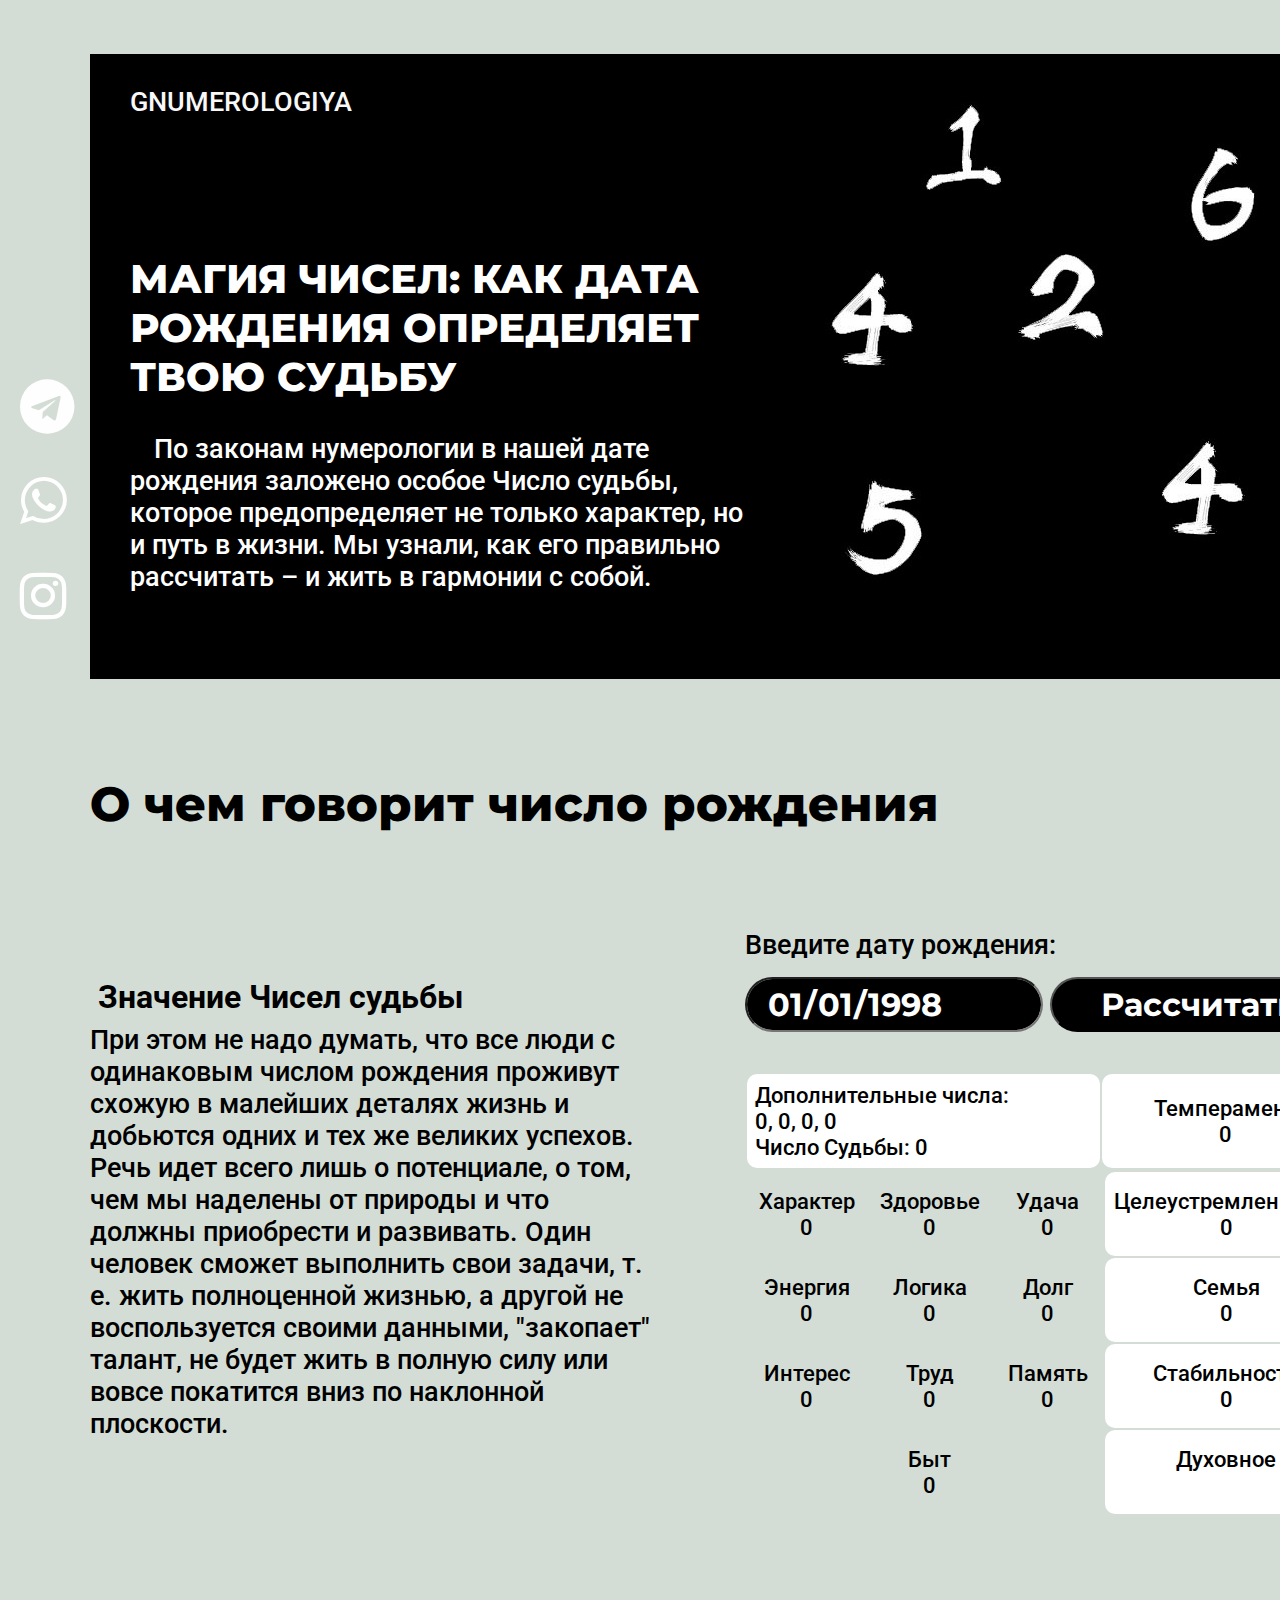
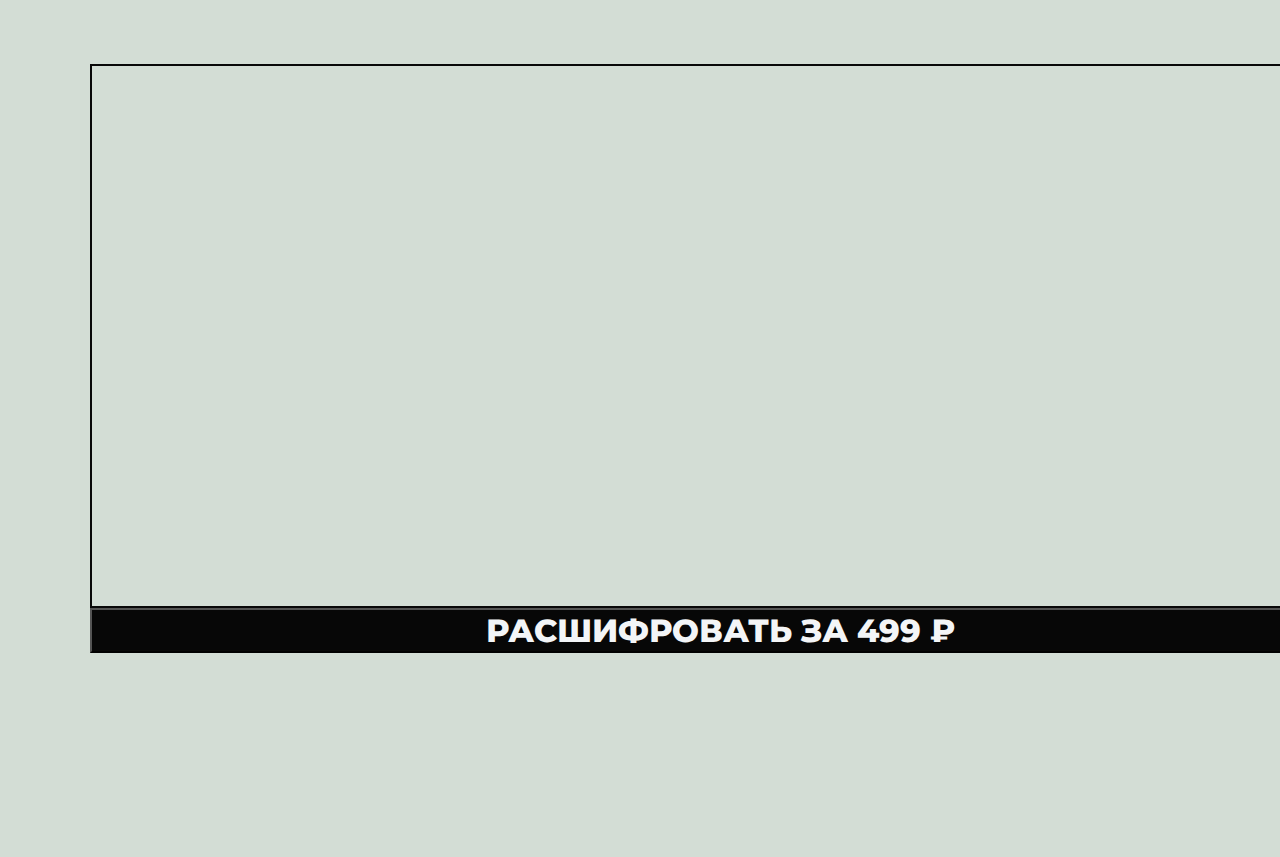
<file: client/index.html>
<!DOCTYPE html>
<html long="en">

<head>
    <meta charset="UTF-8">
    <Link href="https://fonts.googleapis.com/css?family=Montserrat:200,300,300i,400,700,800&display=swap"
        rel="stylesheet">
    <link href="https://fonts.googleapis.com/css2?family=Roboto:wght@400;500;600;700&display=swap" rel="stylesheet">
   
    <link rel="stylesheet" href="https://cdnjs.cloudflare.com/ajax/libs/font-awesome/4.7.0/css/font-awesome.min.css">
    <link rel="stylesheet" href="css/style.css">
    <link rel="stylesheet" href="css/media.css">
   
    <meta name="viewport" content="width=device-width">
    <script src="js/anime.min.js"></script>
    <title>GNUMEROLOGIYA</title>
</head>

<body>

    <section class="contacts">
        <div class="contacts__info">
           <div> <a href="https://t.me/+79955517643"><i class="fa fa-telegram" ></i></a></div>
           <div><a href="https://api.whatsapp.com/send?phone=79955517643&text=%D0%94%D0%BE%D0%B1%D1%80%D1%8B%D0%B9%20%D0%B4%D0%B5%D0%BD%D1%8C%2C%20%D1%8F%20%D0%BF%D0%BE%20%D0%BF%D0%BE%D0%B2%D0%BE%D0%B4%D1%83..."><i class="fa fa-whatsapp" aria-hidden="true"></i></a></div>
           <div> <a href="https://www.instagram.com/djirgala_numerolog_tarolog"><i class="fa fa-instagram" aria-hidden="true"></i></a></div>
        </div>
    </section>




    <div class="container">
        <div class="header">
            <div class="header__intro">
                <div class="header__logo">
                    GNUMEROLOGIYA

                </div>
                <div class="header__text">
                    <div class="header__title">МАГИЯ ЧИСЕЛ: КАК ДАТА РОЖДЕНИЯ ОПРЕДЕЛЯЕТ ТВОЮ СУДЬБУ</div>
                    <div class="header__content"> По законам нумерологии в нашей дате рождения заложено особое Число
                        судьбы, которое предопределяет не только характер, но и путь в жизни. Мы узнали, как его
                        правильно рассчитать – и жить в гармонии с собой. </div>
                </div>
            </div>
            <div class="header__img">
                <img class="img" src="image/fon.jpg" alt="">
            </div>
        </div>
    </div>
    <div class="container">
        <h1 class="title">О чем говорит число рождения</h1>
        <div class="intro">

            <div class="intro__text">
                <h3>Значение Чисел судьбы</h3>
                При этом не надо думать, что все люди с одинаковым числом рождения проживут схожую в малейших деталях
                жизнь и добьются одних и тех же великих успехов. Речь идет всего лишь о потенциале, о том, чем мы
                наделены от природы и что должны приобрести и развивать. Один человек сможет выполнить свои задачи,
                т. е. жить полноценной жизнью, а другой не воспользуется своими данными, "закопает" талант, не будет
                жить в полную силу или вовсе покатится вниз по наклонной плоскости.
            </div>
            <div class="intro__form">
                <form action="#" mathod="#" name="search">
                    <div class="intro_form-start">Введите дату рождения:</div>
                    <input type="date" class="intro_form-input" name="key" value="1998-01-01" min="1900-01-01" max="2099-12-31">
                    <input class="intro_form-button" type="button" name="send" value="Рассчитать" />

                </form>
                <div class="intro__num" id="anime-demo">
                    <table  class="intro__tt">
                        <tr class="intro__num-title">   
                            <td class="intro__num-additional">Дополнительные числа: <br><span class="dop1">0</span>, <span class="dop2">0</span>, <span class="dop3">0</span>, <span class="dop4">0</span><br>
                                Число Судьбы: <span class="fate">0</span> </td>                             
                           <td class="intro__num-temperament">Темперамент<br><span class="temperament">0</span>
                            </td>
                        </tr>
                    </table>

                    <table class="intro__num-table">

                        <tr>
                            <td>
                                Характер<br><span class="character">0</span>
                            </td>
                            <td>
                                Здоровье<br><span class="health">0</span>
                            </td>
                            <td>
                                Удача<br><span class="luck">0</span>
                            </td>
                            <td class="intro__table-color">
                                Целеустремленность<br><span class="purposefulness">0</span>
                            </td>
                        </tr>
                        <tr>
                            <td>
                                Энергия<br><span class="energy">0</span>
                            </td>
                            <td>
                                Логика<br><span class="logics">0</span>
                            </td>
                            <td>
                                Долг<br><span class="duty">0</span>
                            </td>
                            <td class="intro__table-color">
                                Семья<br><span class="family">0</span>
                            </td>
                        </tr>
                        <tr>
                            <td>
                                Интерес<br><span class="interest">0</span>
                            </td>
                            <td>
                                Труд<br><span class="work">0</span>
                            </td>
                            <td>
                                Память<br><span class="memory">0</span>
                            </td>
                            <td class="intro__table-color">
                                Стабильность<br><span class="stability">0</span>
                            </td>
                       </tr>
                        <tr>

                            <td>
                                <br><span></span>
                            </td>
                            <td>
                                Быт<br><span class="life">0</span>
                            </td>
                            <td>
                                <br><span ></span>
                            </td>
                            <td class="intro__table-color">
                                Духовное<br><span class="spiritual" ></span><br>
                            </td>
                        </tr>
                    </table>
                </div>
            </div>

        </div>
    </div>

    <div class="container">
        <div class="content" id="destiny">
        </div>
    </div>
  
    <div class="container">
        <div id="input" class="input__email">
            <button onclick="myFunction()" class="more">РАСШИФРОВАТЬ ЗА 499 ₽</button>
            <div class="dropdown-content" id="myDropdown">
                <form method="post">
                    <input type="text"required="required" class="input" name="userName" placeholder="Имя" />
                    <input type="number" required="required" class="input" name="phone" placeholder="Телефон"/>
                    <input type="email" required="required" class="input" name="userEmail" placeholder="Email:" />
                    <input type= "date" required="required" class="input__data-submit" name="userData" value="1998-01-01" min="1900-01-01" max="2099-12-31"><br>
                    <input type="submit" class="input__email-button" value="Отправить" />
                </form>
            </div>
        </div>
    </div>
    </div>
    <script  src="js/app.js"></script>
    <script  src="js/sc.js"></script>

</body>

</html>
</file>
<file: client/css/style.css>
body {
    background-color: #d3ddd5;
    margin: 0;
    font-family: 'Roboto';
    font-size: 1.7rem;
    color: black;
    font-weight: 500;
    width: 1440px;
    display: block;
    margin-left: auto;
    margin-right: auto
}

body.no-scroll {
    overflow: hidden;
}

h1,
h2,
h3,
h4,
h5,
h6 {
    margin: 0.5rem 0.5rem;
}

p {
    margin: 0 0 0.5rem;
    font-size: 1.8rem;
    font-weight: 800;
}

*,
*:before,
*:after {
    box-sizing: border-box;
}
td{

    margin: 1rem 1rem;
    width: 151px;
}

.container {
    width: 100%;
    max-width: 1260px;
    margin: 0 auto;

}

.title {
    margin: 2em 0;
    font-family: 'Montserrat';
    font-style: normal;
    font-weight: 800;
    font-size: 3rem;
    color: #000000;
}




.contacts {
    position: sticky;
    top: 40%;
    left: 0px;
}
.contacts__info{
    position: absolute;
    width: 100%;
    margin: 0 auto;
}


  .fa {
 
    padding: 20px;
    font-size: 2em;
    width: 80px;
    text-align: center;
    text-decoration: none;

  }
  .fa-telegram {
  
    color: rgb(255, 254, 254);
 
  }
  .fa-whatsapp {
  

     color: rgb(255, 254, 254);

  }
  .fa-instagram {

    color: rgb(255, 255, 255);
  
  }

  .fa:hover {
    opacity: 0.7;
}







.header {
    background-color: black;
    display: flex;
    justify-content: space-between;
    margin-top: 2em;
}

.header__intro {
    padding-top: 2rem;
    padding-left: 2.5rem;
}

.header__text {
    color: #FFFFFF;
    padding-top: 5em;

}

.header__title {
    font-family: 'Montserrat';
    font-style: normal;
    font-weight: 800;
    font-size: 2.5rem;
   
}

.header__logo {
    color: #f8f8f8;
}





.header__content {
    padding-top: 2rem;
    text-indent: 1.5rem
}

.intro {
    display: flex;
    margin: 2em 0;
    justify-content: space-between;
    width: 100%;
    height: 25em;
}

.intro__text {
    margin-top: 1.5em;
    max-width: 45%;
}

.intro_form-start {
    margin: 0 0 1rem 0;
}
.intro_form-input {

    width: 9.3em;
    height: 3.4rem;
    padding: 0.5rem 1.25rem;
    font-family: 'Montserrat';
    font-size: 2rem;
    font-weight: 700;
    line-height: 1.5;
    color: #ffffff;
    background-color: black;
    background-clip: padding-box;
    transition: border-color 0.15s ease-in-out, box-shadow 0.15s ease-in-out;
    border-radius: 40px;
}


.intro_form-button {
    width: 9.3em;
    height: 3.4rem;
    font-family: 'Montserrat';
    font-size: 2rem;
    font-weight: 700;
    line-height: 1.5;
    color: #ffffff;
    background-color: black;
    cursor: pointer;
    border-radius: 40px;
}

.intro__num {
    font-size: 1.4rem;
    width: 27em;
    height: 500px;
    margin: 40px 0 20px 0;
    text-align: center;
}
.intro__tt{
    width: 100%;
}

.intro__num-title{
   width: 100%;
   background-color: #ffffff;

}
.intro__num-additional{
    padding: 0.5rem 0.5rem;
    width: 59%;
    text-align: left;
    border-radius: 10px;
}
.intro__num-temperament{
    padding: 0.5rem 0;
    border-radius: 10px;
}
.intro__table-color{
    text-align: center;
    background-color: #ffffff;
    border-radius: 10px;
    padding: 1rem 0.6rem;
}

.content {
    width: 100%;
    height: 20em;
    border: 0.15rem solid #080808;
}

.content__box {
    padding: 25px 25px;
  
}

.button:hover {
    background-color: #242627;
}

.input__email {
    text-align: center;
    position: relative;
    display: inline-block;
    width: 100%;
    padding: 0 0 7.5em 0;
}

.more{
    width: 100%;
    font-family: 'Montserrat';
    font-size: 2rem;
    font-weight: 800;
    color: #f3f5f7;
    background-color: rgb(7, 7, 7);
    cursor: pointer;
}
.dropdown-content {
    display: none;
    position: absolute;
    width: 100%;
    background-color: #2E2E33;
    z-index: 1;
  
}

.dropdown-content a {
    color: black;
    text-decoration: none;
 
}
.input__data-submit{
    font-size: 1.4rem;
    width: 45%;
    font-weight: 300;
    padding: 0.6rem;
    margin: 1rem 0.125rem;

}
.dropdown a:hover {background-color: #ddd;}

.show {display: block;}
.input{
    font-size: 1.4rem;
    width: 45%;
    font-weight: 800;
    padding: 0.6rem;
    margin: 0.3rem 0.125rem;

}
.input__email-button{
    width: 9.3em;
    height: 3.4rem;
    font-family: 'Montserrat';
    font-size: 2rem;
    font-weight: 700;
    line-height: 1.5;
    color: #ffffff;
    background-color: black;
    cursor: pointer;
    border-radius: 40px;
}
</file>
<file: client/css/media.css>
@media (max-width: 700px){
    body {
        background-color: #d3ddd5;
        margin: 0;
        font-family: 'Roboto';


    }
    

    p {
        margin: 0 0 0.5rem;
        font-size: 3.5rem;
    }


    .container {
        width: 100%;
        max-width: 100%;
        padding: 0;
        margin: 0;
    }

    .title {
        margin-bottom: 1em;
        font-family: 'Montserrat';
        font-style: normal;
        font-weight: 800;
        font-size: 4em;
        padding: 1em 0.4em;
    }

    .contacts {
        position: sticky;
        top: 0;
 
    }
    .contacts__info{
        position: absolute;
        width: 100%;
        margin: 0 auto;
        display: flex;
        justify-content: right;
        padding: 1rem 4rem;
    }
    
    
      .fa {
     
        padding: 20px;
        font-size: 4em;
        width: 10rem;
        text-align: center;
        text-decoration: none;
    
      }



    .header__title {
        font-family: 'Montserrat';
        font-style: normal;
        font-weight: 800;
        font-size: 3em;
    }
    .header {
      height: 60em;
        display: block;
        justify-content: center;
        margin-top: 0;
    }
    .header__intro {
        padding: 2rem 2rem;
    }
    .header__content{
        font-size: 60px;
    }
    .header__logo {
        color: #f8f8f8;
        font-size: 2em;
    }
    .header__text {
        color: #FFFFFF;
        padding-top: 19em;
        max-width: 100%;
        font-size: 2rem;
    
    }

    img {
        display: none;
      }
 
    .intro {
        display: block;
        margin: 2em 0;
        width: 100%;
        height: 25em;
    }

    .intro__text {
        padding: 0 40px;
        margin-top: 50px;
        max-width: 100%;
        font-size: 60px;
        margin-bottom: 100px;
    }
    .intro__form{
        margin: 5em 2em;
    }
    .intro_form-start {
        margin: 0 0 1rem 0;
        font-size: 2em;
    }
    .intro_form-input {
        width: 8em;
        height: 2em;
        padding: 0 2rem;
        font-family: 'Montserrat';
        font-size: 3em;
        font-weight: 800;
        line-height: 1;
        color: #ffffff;
        background-color: black;
        background-clip: padding-box;
        transition: border-color 0.15s ease-in-out, box-shadow 0.15s ease-in-out;
        border-radius: 3em;
    }
    
    .intro_form-button {
        width: 8em;
        height: 2em;
        padding: 0 2rem;
        font-family: 'Montserrat';
        font-size: 3em;
        font-weight: 800;
        line-height: 1;
        color: #ffffff;
        background-color: black;
        cursor: pointer;
        border-radius: 3em;
    }

    .intro__num {
        font-size: 2em;
        width: 100%;
        height: 700px;
        margin: 40px 0 20px 0;
        text-align: center;
    }
    .intro__num-additional{
        padding: 15px 10px;
        width: 54.6%;
        text-align: left;
        border-radius: 10px;
    }
    .intro__num-temperament{
        padding: 8px 43px;
        text-align: center;
        border-radius: 10px;
        
    }
    .title_table{
        width: 100%;
    
    }
    
    .intro__num-table {
        width: 100%;
        font-size: 50px;
     
    }
    .intro__table-title{
        margin: 40px 0;
        width: 100%;
    }
    .intro__tt{
        width: 100%;
    }
    .intro__num-title{
       width: 100%;
       background-color: #ffffff;
       margin: 10px 0;
    }

    .intro__table-color{
        background-color:  #ffffff;
        border-radius: 10px;
        padding: 10px 10px;
    }


    .content {
        margin: 60em 1rem  2rem 1rem;
        width: 98%;
        height: 40em;
        border: 3px solid #000000;
    }
    .content__box {
        padding: 2rem 2rem;
        font-size: 2em;
    }

    .input__email {
        text-align: center;
        position: relative;
        display: inline-block;
        width: 100%;
        padding: 0 0 800px 0;
    }
    .more{
       
        width: 100%;
        font-family: 'Montserrat';
        font-size: 6rem;
        font-weight: 800;
        color: #f3f5f7;
        background-color: rgb(7, 7, 7);
        cursor: pointer;
    }
    .dropdown-content {

        width: 100%;
        background-color: #2E2E33;
        z-index: 1;
        height: 800px;
      
    }
    
    .dropdown-content a {
        color: black;
        padding: 12px 16px;
        text-decoration: none;
     
    }
    
    .dropdown a:hover {background-color: #ddd;}
    
    .show {display: block;}
    .input{
        font-size: 60px;
        width: 80%;
        font-weight: 800;
        padding: 20px 10px;
        margin: 20px 5px;
    
    }
    .input__email-button{
        width: 60%;
        height: 9.5rem;
        font-family: 'Montserrat';
        font-size: 5rem;
        font-weight: 800;
        line-height: 1.5;
        color: #f3f5f7;
        background-color: rgb(7, 7, 7);
        cursor: pointer;
        border-radius: 80px;
    }
    .input__data-submit{
        font-size: 60px;

        width: 80%;
        font-weight: 800;
        padding: 10px 10px;
        margin: 10px 5px;
    
    }


}
</file>
